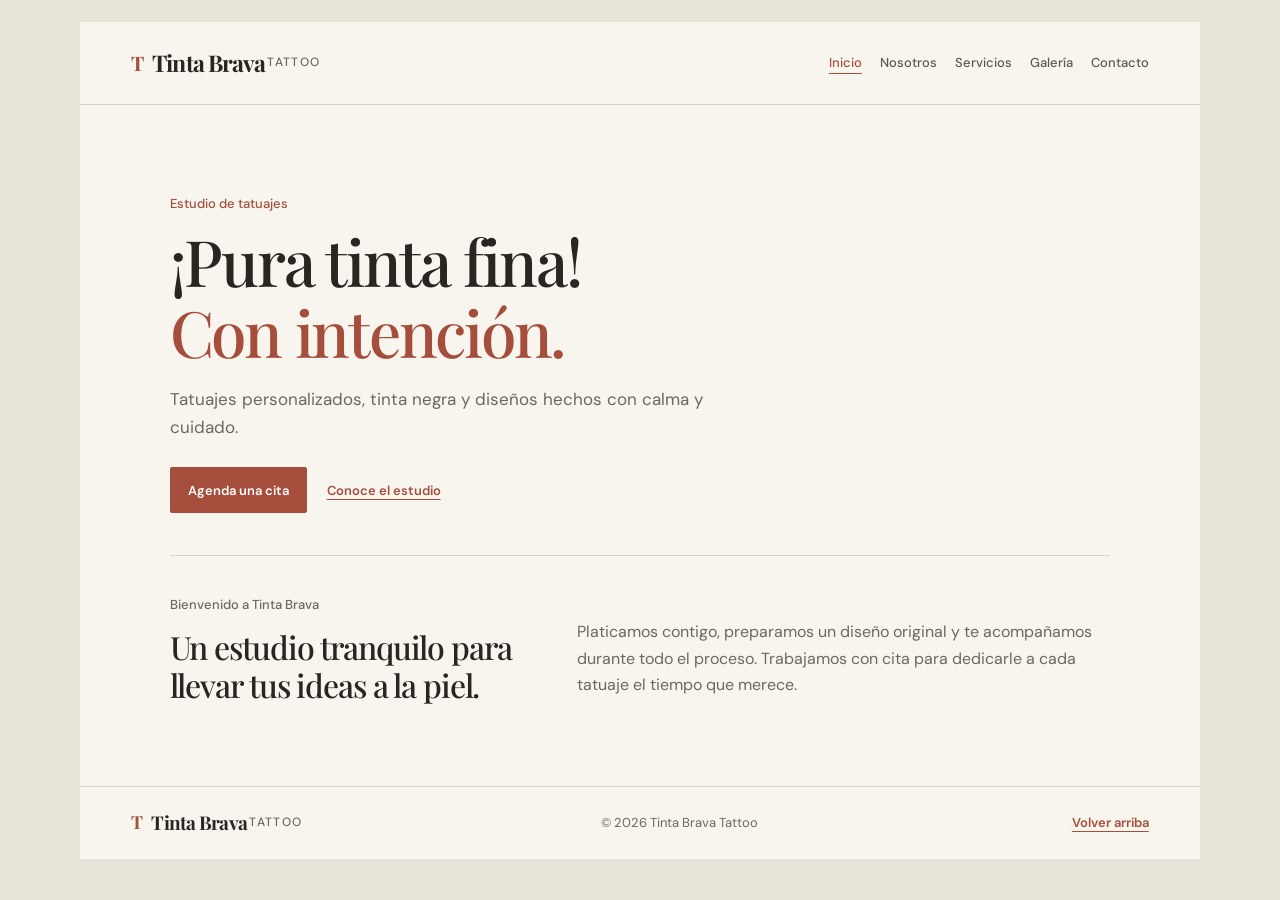
<file: index.html>
<!doctype html>
<html lang="es">
<head>
  <meta charset="utf-8">
  <meta name="viewport" content="width=device-width, initial-scale=1">
  <meta name="description" content="Tinta Brava, estudio de tatuajes y diseños personalizados.">
  <title>Inicio | Tinta Brava Tattoo</title>
  <link rel="preconnect" href="https://fonts.googleapis.com">
  <link rel="preconnect" href="https://fonts.gstatic.com" crossorigin>
  <link href="https://fonts.googleapis.com/css2?family=DM+Sans:wght@400;500;600;700&family=Playfair+Display:wght@500;600;700&display=swap" rel="stylesheet">
  <link rel="stylesheet" href="styles.css">
</head>
<body>
  <a class="skip-link" href="#contenido">Ir al contenido</a>
  <div id="top"></div>
  <header class="site-header">
    <a class="brand" href="index.html" aria-label="Tinta Brava Tattoo, inicio"><span class="brand-mark">T</span>Tinta Brava<span class="brand-light"> Tattoo</span></a>
    <nav class="site-nav" aria-label="Navegación principal">
      <a href="index.html" aria-current="page">Inicio</a>
      <a href="nosotros.html">Nosotros</a>
      <a href="servicios.html">Servicios</a>
      <a href="proyectos.html">Galería</a>
      <a href="contacto.html">Contacto</a>
    </nav>
  </header>
  <main class="page-content" id="contenido">
    <section class="hero">
      <p class="eyebrow">Estudio de tatuajes</p>
      <h1>¡Pura tinta fina!<br><span>Con intención.</span></h1>
      <p class="intro">Tatuajes personalizados, tinta negra y diseños hechos con calma y cuidado.</p>
      <a class="button" href="contacto.html">Agenda una cita</a>
      <a class="text-link" href="#bienvenida">Conoce el estudio</a>
    </section>
    <section class="welcome" id="bienvenida">
      <div>
        <p class="eyebrow">Bienvenido a Tinta Brava</p>
        <h2>Un estudio tranquilo para llevar tus ideas a la piel.</h2>
      </div>
      <p>Platicamos contigo, preparamos un diseño original y te acompañamos durante todo el proceso. Trabajamos con cita para dedicarle a cada tatuaje el tiempo que merece.</p>
    </section>
  </main>
  <footer class="site-footer">
    <a class="brand" href="index.html"><span class="brand-mark">T</span>Tinta Brava<span class="brand-light"> Tattoo</span></a>
    <p>© 2026 Tinta Brava Tattoo</p>
    <a class="text-link" href="#top">Volver arriba</a>
  </footer>
</body>
</html>
</file>
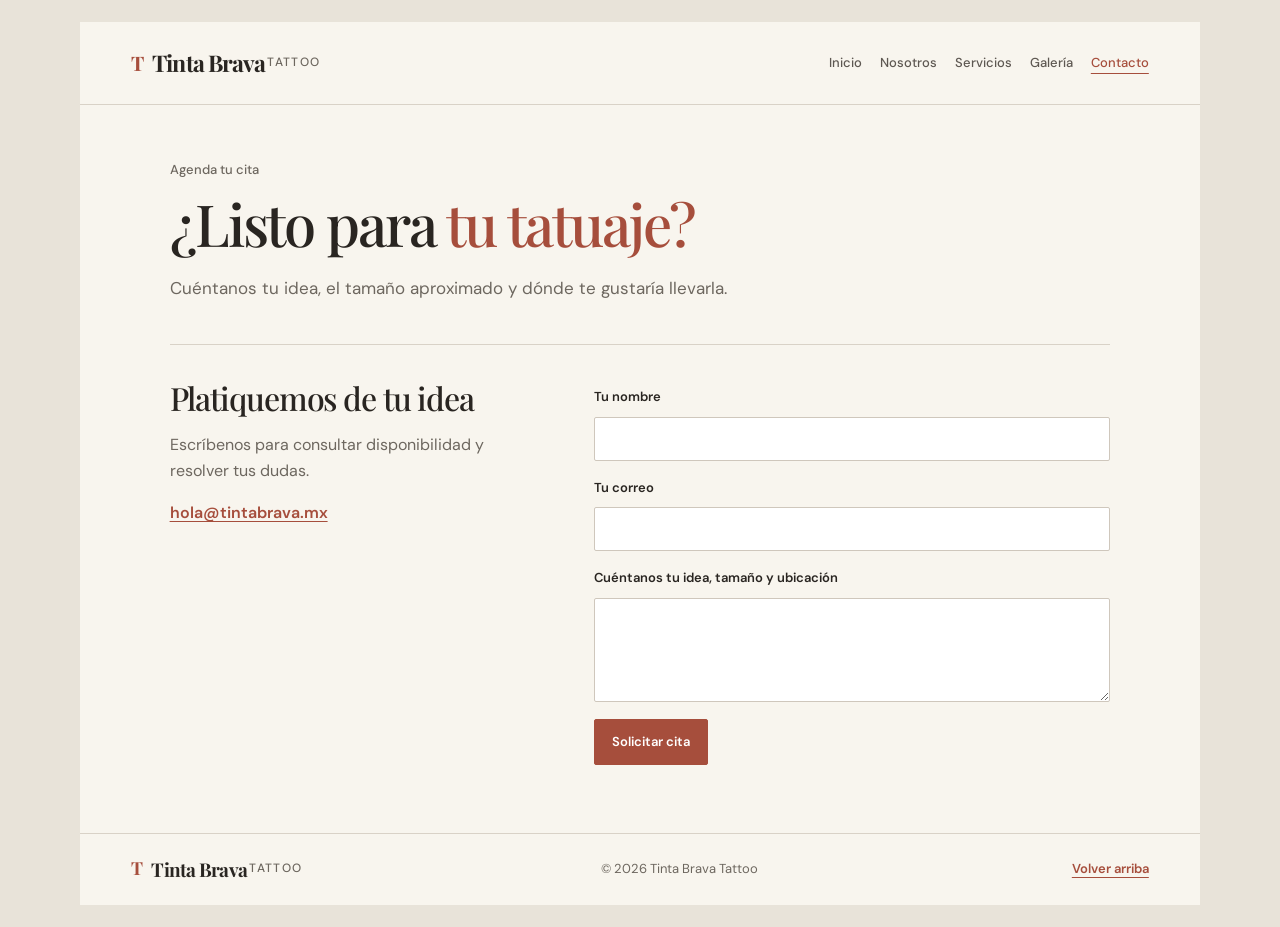
<file: contacto.html>
<!doctype html>
<html lang="es">
<head>
  <meta charset="utf-8">
  <meta name="viewport" content="width=device-width, initial-scale=1">
  <meta name="description" content="Agenda tu cita en Tinta Brava Tattoo y cuéntanos tu idea.">
  <title>Contacto | Tinta Brava Tattoo</title>
  <link rel="preconnect" href="https://fonts.googleapis.com">
  <link rel="preconnect" href="https://fonts.gstatic.com" crossorigin>
  <link href="https://fonts.googleapis.com/css2?family=DM+Sans:wght@400;500;600;700&family=Playfair+Display:wght@500;600;700&display=swap" rel="stylesheet">
  <link rel="stylesheet" href="styles.css">
</head>
<body>
  <a class="skip-link" href="#contenido">Ir al contenido</a>
  <div id="top"></div>
  <header class="site-header">
    <a class="brand" href="index.html" aria-label="Tinta Brava Tattoo, inicio"><span class="brand-mark">T</span>Tinta Brava<span class="brand-light"> Tattoo</span></a>
    <nav class="site-nav" aria-label="Navegación principal">
      <a href="index.html">Inicio</a>
      <a href="nosotros.html">Nosotros</a>
      <a href="servicios.html">Servicios</a>
      <a href="proyectos.html">Galería</a>
      <a href="contacto.html" aria-current="page">Contacto</a>
    </nav>
  </header>
  <main class="page-content" id="contenido">
    <section class="page-heading">
      <p class="eyebrow">Agenda tu cita</p>
      <h1>¿Listo para <span>tu tatuaje?</span></h1>
      <p class="intro">Cuéntanos tu idea, el tamaño aproximado y dónde te gustaría llevarla.</p>
    </section>
    <section class="contact-panel">
      <div>
        <h2>Platiquemos de tu idea</h2>
        <p>Escríbenos para consultar disponibilidad y resolver tus dudas.</p>
        <a class="email-link" href="mailto:hola@tintabrava.mx">hola@tintabrava.mx</a>
      </div>
      <form action="mailto:hola@tintabrava.mx" method="post" enctype="text/plain">
        <label for="name">Tu nombre</label>
        <input id="name" name="nombre" type="text" required>
        <label for="email">Tu correo</label>
        <input id="email" name="correo" type="email" required>
        <label for="message">Cuéntanos tu idea, tamaño y ubicación</label>
        <textarea id="message" name="mensaje" rows="4" required></textarea>
        <button class="button" type="submit">Solicitar cita</button>
      </form>
    </section>
  </main>
  <footer class="site-footer">
    <a class="brand" href="index.html"><span class="brand-mark">T</span>Tinta Brava<span class="brand-light"> Tattoo</span></a>
    <p>© 2026 Tinta Brava Tattoo</p>
    <a class="text-link" href="#top">Volver arriba</a>
  </footer>
</body>
</html>
</file>
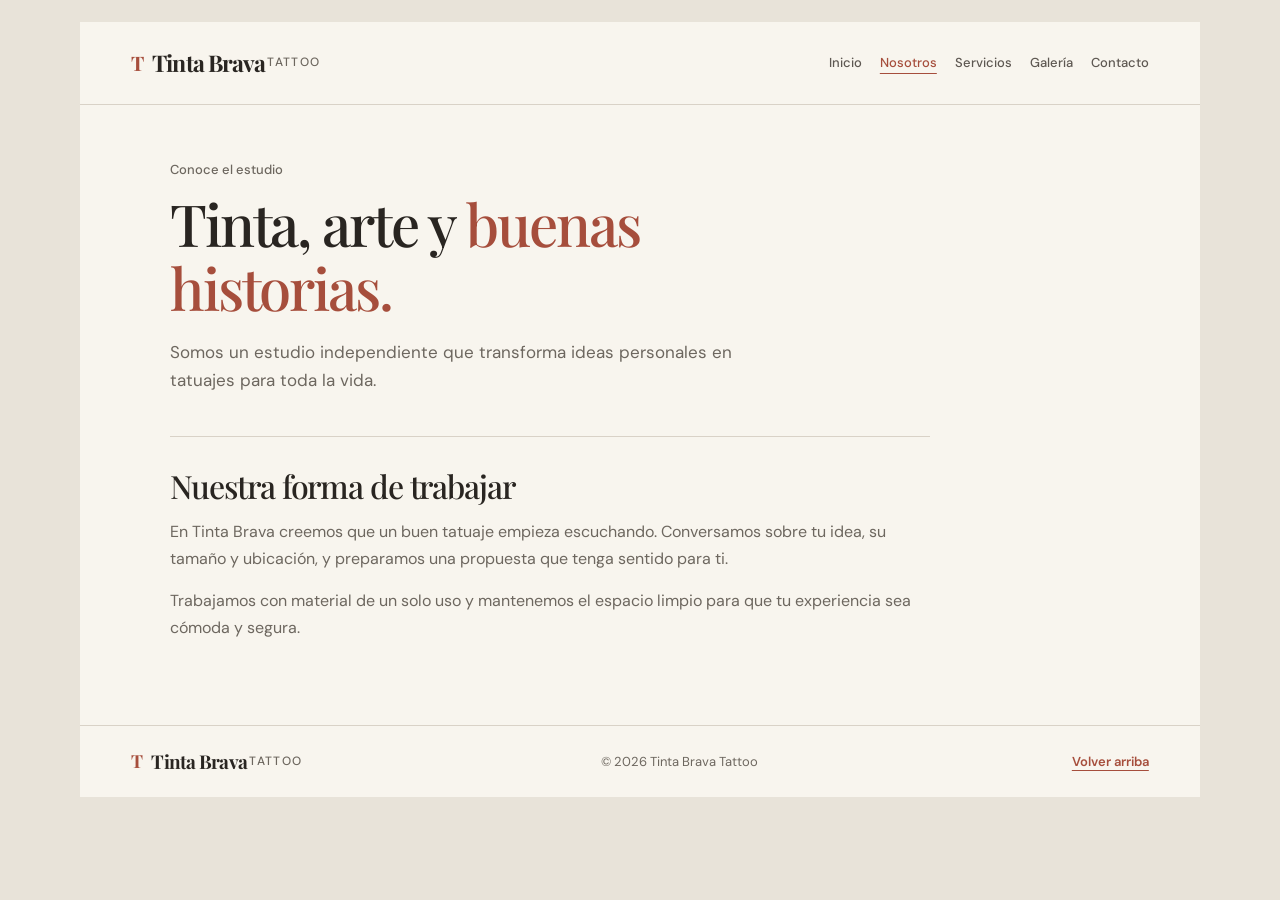
<file: nosotros.html>
<!doctype html>
<html lang="es">
<head>
  <meta charset="utf-8">
  <meta name="viewport" content="width=device-width, initial-scale=1">
  <meta name="description" content="Conoce Tinta Brava, un estudio de tatuajes enfocado en diseños personales y seguros.">
  <title>Nosotros | Tinta Brava Tattoo</title>
  <link rel="preconnect" href="https://fonts.googleapis.com">
  <link rel="preconnect" href="https://fonts.gstatic.com" crossorigin>
  <link href="https://fonts.googleapis.com/css2?family=DM+Sans:wght@400;500;600;700&family=Playfair+Display:wght@500;600;700&display=swap" rel="stylesheet">
  <link rel="stylesheet" href="styles.css">
</head>
<body>
  <a class="skip-link" href="#contenido">Ir al contenido</a>
  <div id="top"></div>
  <header class="site-header">
    <a class="brand" href="index.html" aria-label="Tinta Brava Tattoo, inicio"><span class="brand-mark">T</span>Tinta Brava<span class="brand-light"> Tattoo</span></a>
    <nav class="site-nav" aria-label="Navegación principal">
      <a href="index.html">Inicio</a>
      <a href="nosotros.html" aria-current="page">Nosotros</a>
      <a href="servicios.html">Servicios</a>
      <a href="proyectos.html">Galería</a>
      <a href="contacto.html">Contacto</a>
    </nav>
  </header>
  <main class="page-content" id="contenido">
    <section class="page-heading">
      <p class="eyebrow">Conoce el estudio</p>
      <h1>Tinta, arte y <span>buenas historias.</span></h1>
      <p class="intro">Somos un estudio independiente que transforma ideas personales en tatuajes para toda la vida.</p>
    </section>
    <section class="text-section">
      <h2>Nuestra forma de trabajar</h2>
      <p>En Tinta Brava creemos que un buen tatuaje empieza escuchando. Conversamos sobre tu idea, su tamaño y ubicación, y preparamos una propuesta que tenga sentido para ti.</p>
      <p>Trabajamos con material de un solo uso y mantenemos el espacio limpio para que tu experiencia sea cómoda y segura.</p>
    </section>
  </main>
  <footer class="site-footer">
    <a class="brand" href="index.html"><span class="brand-mark">T</span>Tinta Brava<span class="brand-light"> Tattoo</span></a>
    <p>© 2026 Tinta Brava Tattoo</p>
    <a class="text-link" href="#top">Volver arriba</a>
  </footer>
</body>
</html>
</file>
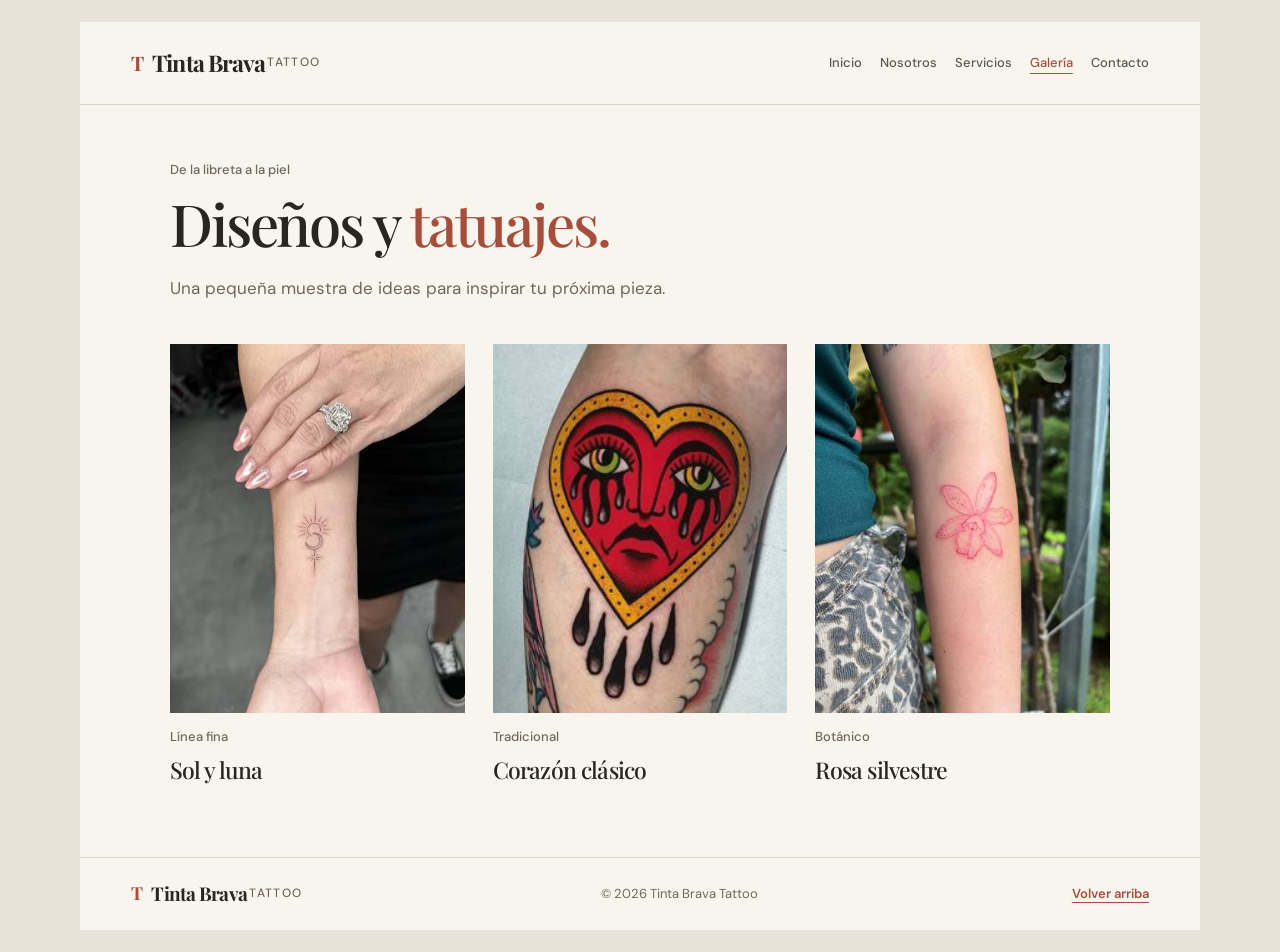
<file: proyectos.html>
<!doctype html>
<html lang="es">
<head>
  <meta charset="utf-8">
  <meta name="viewport" content="width=device-width, initial-scale=1">
  <meta name="description" content="Mira algunos diseños y tatuajes de Tinta Brava Tattoo.">
  <title>Galería | Tinta Brava Tattoo</title>
  <link rel="preconnect" href="https://fonts.googleapis.com">
  <link rel="preconnect" href="https://fonts.gstatic.com" crossorigin>
  <link href="https://fonts.googleapis.com/css2?family=DM+Sans:wght@400;500;600;700&family=Playfair+Display:wght@500;600;700&display=swap" rel="stylesheet">
  <link rel="stylesheet" href="styles.css">
</head>
<body>
  <a class="skip-link" href="#contenido">Ir al contenido</a>
  <div id="top"></div>
  <header class="site-header">
    <a class="brand" href="index.html" aria-label="Tinta Brava Tattoo, inicio"><span class="brand-mark">T</span>Tinta Brava<span class="brand-light"> Tattoo</span></a>
    <nav class="site-nav" aria-label="Navegación principal">
      <a href="index.html">Inicio</a>
      <a href="nosotros.html">Nosotros</a>
      <a href="servicios.html">Servicios</a>
      <a href="proyectos.html" aria-current="page">Galería</a>
      <a href="contacto.html">Contacto</a>
    </nav>
  </header>
  <main class="page-content" id="contenido">
    <section class="page-heading">
      <p class="eyebrow">De la libreta a la piel</p>
      <h1>Diseños y <span>tatuajes.</span></h1>
      <p class="intro">Una pequeña muestra de ideas para inspirar tu próxima pieza.</p>
    </section>
    <section class="projects">
      <article class="project project-sun">
        <div class="project-art"><img src="static/sol_luna.jpg" alt="Tatuaje de sol y luna en el antebrazo"></div>
        <div><p class="eyebrow">Línea fina</p><h2>Sol y luna</h2></div>
      </article>
      <article class="project project-blue">
        <div class="project-art"><img src="static/corazon.jpg" alt="Tatuaje tradicional de corazón"></div>
        <div><p class="eyebrow">Tradicional</p><h2>Corazón clásico</h2></div>
      </article>
      <article class="project project-pink">
        <div class="project-art"><img src="static/flor.jpg" alt="Tatuaje de una flor en el brazo"></div>
        <div><p class="eyebrow">Botánico</p><h2>Rosa silvestre</h2></div>
      </article>
    </section>
  </main>
  <footer class="site-footer">
    <a class="brand" href="index.html"><span class="brand-mark">T</span>Tinta Brava<span class="brand-light"> Tattoo</span></a>
    <p>© 2026 Tinta Brava Tattoo</p>
    <a class="text-link" href="#top">Volver arriba</a>
  </footer>
</body>
</html>
</file>
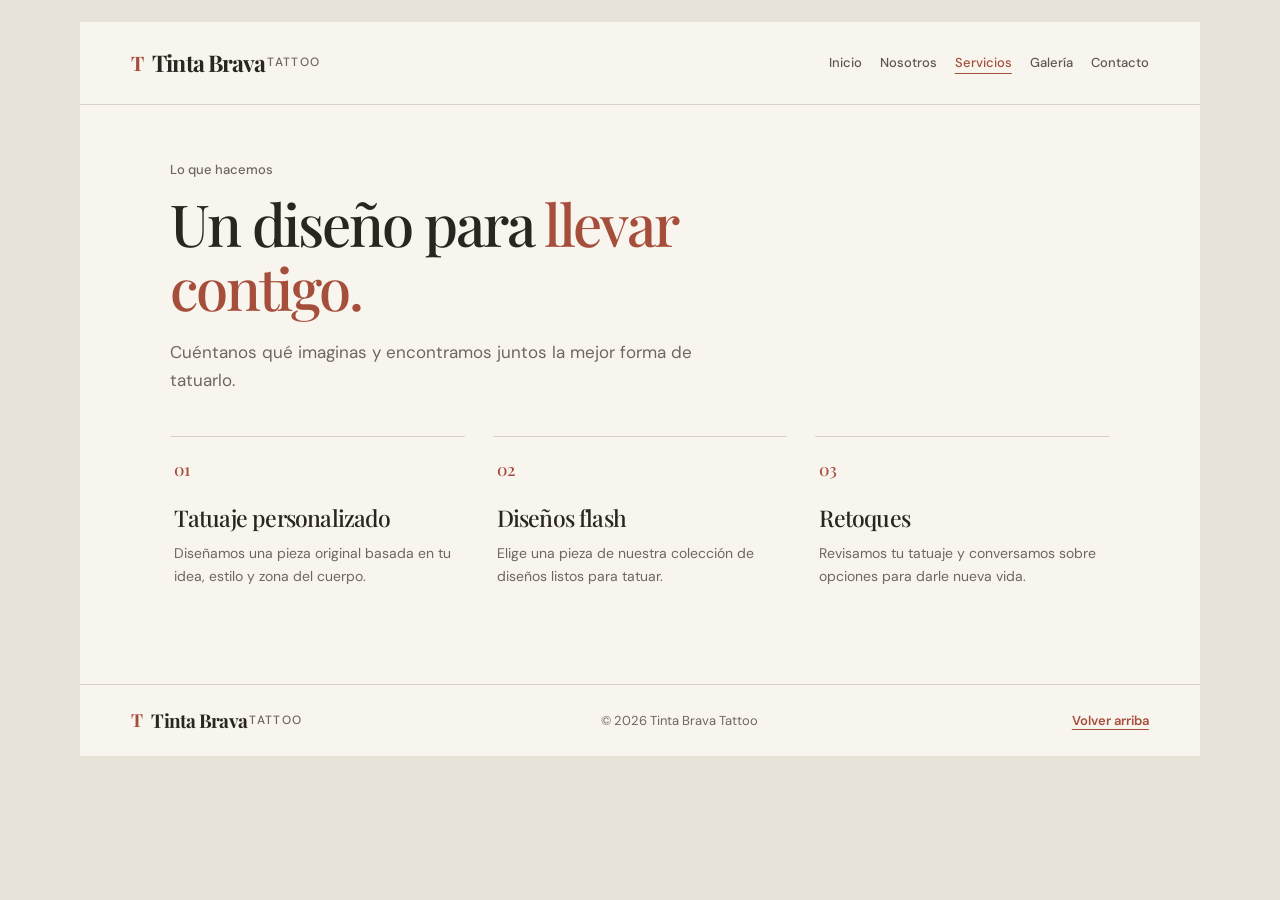
<file: servicios.html>
<!doctype html>
<html lang="es">
<head>
  <meta charset="utf-8">
  <meta name="viewport" content="width=device-width, initial-scale=1">
  <meta name="description" content="Tatuajes personalizados, diseños flash y retoques en Tinta Brava Tattoo.">
  <title>Servicios | Tinta Brava Tattoo</title>
  <link rel="preconnect" href="https://fonts.googleapis.com">
  <link rel="preconnect" href="https://fonts.gstatic.com" crossorigin>
  <link href="https://fonts.googleapis.com/css2?family=DM+Sans:wght@400;500;600;700&family=Playfair+Display:wght@500;600;700&display=swap" rel="stylesheet">
  <link rel="stylesheet" href="styles.css">
</head>
<body>
  <a class="skip-link" href="#contenido">Ir al contenido</a>
  <div id="top"></div>
  <header class="site-header">
    <a class="brand" href="index.html" aria-label="Tinta Brava Tattoo, inicio"><span class="brand-mark">T</span>Tinta Brava<span class="brand-light"> Tattoo</span></a>
    <nav class="site-nav" aria-label="Navegación principal">
      <a href="index.html">Inicio</a>
      <a href="nosotros.html">Nosotros</a>
      <a href="servicios.html" aria-current="page">Servicios</a>
      <a href="proyectos.html">Galería</a>
      <a href="contacto.html">Contacto</a>
    </nav>
  </header>
  <main class="page-content" id="contenido">
    <section class="page-heading">
      <p class="eyebrow">Lo que hacemos</p>
      <h1>Un diseño para <span>llevar contigo.</span></h1>
      <p class="intro">Cuéntanos qué imaginas y encontramos juntos la mejor forma de tatuarlo.</p>
    </section>
    <section class="cards">
      <article class="card">
        <span class="card-number">01</span>
        <h2>Tatuaje personalizado</h2>
        <p>Diseñamos una pieza original basada en tu idea, estilo y zona del cuerpo.</p>
      </article>
      <article class="card">
        <span class="card-number">02</span>
        <h2>Diseños flash</h2>
        <p>Elige una pieza de nuestra colección de diseños listos para tatuar.</p>
      </article>
      <article class="card">
        <span class="card-number">03</span>
        <h2>Retoques</h2>
        <p>Revisamos tu tatuaje y conversamos sobre opciones para darle nueva vida.</p>
      </article>
    </section>
  </main>
  <footer class="site-footer">
    <a class="brand" href="index.html"><span class="brand-mark">T</span>Tinta Brava<span class="brand-light"> Tattoo</span></a>
    <p>© 2026 Tinta Brava Tattoo</p>
    <a class="text-link" href="#top">Volver arriba</a>
  </footer>
</body>
</html>
</file>
<file: styles.css>
@font-face {
  font-family: "Local Display";
  src: local("Bodoni MT"), local("Didot");
  font-display: swap;
}

:root {
  color-scheme: light;
  --ink: #292521;
  --muted: #6d675f;
  --paper: #f8f5ee;
  --canvas: #e8e3d9;
  --accent: #a64e3c;
  --line: #d9d2c7;
  --display-font: "Local Display", "Playfair Display", Georgia, "Times New Roman", serif;
  --body-font: "DM Sans", Arial, Helvetica, sans-serif;
}

* {
  box-sizing: border-box;
}

body {
  margin: 0;
  background: var(--canvas);
  color: var(--ink);
  font-family: var(--body-font);
  font-size: 16px;
  line-height: 1.65;
  scroll-behavior: smooth;
}

.skip-link {
  position: fixed;
  z-index: 20;
  top: 12px;
  left: 12px;
  transform: translateY(-160%);
  border-radius: 2px;
  padding: 9px 12px;
  background: var(--ink);
  color: white;
  font-size: 13px;
  text-decoration: none;
}

.skip-link:focus {
  transform: translateY(0);
}

a {
  color: inherit;
}

.site-header,
.page-content,
.site-footer {
  width: min(1120px, calc(100% - 48px));
  margin-right: auto;
  margin-left: auto;
}

.site-header {
  display: flex;
  align-items: center;
  justify-content: space-between;
  gap: 28px;
  margin-top: 22px;
  padding: 22px 4%;
  border-bottom: 1px solid var(--line);
  background: var(--paper);
}

.brand {
  display: inline-flex;
  align-items: center;
  gap: 9px;
  color: var(--ink);
  font-family: var(--display-font);
  font-size: 23px;
  font-weight: 700;
  letter-spacing: -0.04em;
  text-decoration: none;
  white-space: nowrap;
}

.brand-mark {
  display: inline-block;
  color: var(--accent);
  font-family: var(--display-font);
  font-size: 20px;
}

.brand-light {
  margin-left: -7px;
  color: var(--muted);
  font-family: var(--body-font);
  font-size: 12px;
  font-weight: 500;
  letter-spacing: 0.12em;
  text-transform: uppercase;
}

.site-nav {
  display: flex;
  flex-wrap: wrap;
  align-items: center;
  justify-content: flex-end;
  gap: 18px;
}

.site-nav a {
  padding: 6px 0;
  color: #5e5852;
  font-size: 13px;
  font-weight: 500;
  text-decoration: none;
  transition: color 160ms ease;
}

.site-nav a:hover,
.site-nav a[aria-current="page"] {
  color: var(--accent);
  text-decoration: underline;
  text-underline-offset: 6px;
}

.page-content {
  min-height: 440px;
  padding: 54px 7% 68px;
  background: var(--paper);
}

.hero {
  min-height: 0;
  margin: 0;
  border-bottom: 1px solid var(--line);
  padding: 34px 0 42px;
}

.hero > * {
  max-width: 680px;
}

.eyebrow {
  margin: 0 0 12px;
  color: var(--muted);
  font-size: 13px;
  font-weight: 500;
}

.hero .eyebrow {
  color: var(--accent);
}

h1,
h2,
p {
  margin-top: 0;
}

h1,
.welcome h2,
.text-section h2,
.card h2,
.project h2,
.contact-panel h2 {
  font-family: var(--display-font);
  font-weight: 500;
  letter-spacing: -0.035em;
}

h1 {
  max-width: 700px;
  margin-bottom: 18px;
  font-size: clamp(42px, 5.5vw, 64px);
  line-height: 1.1;
}

h1 span {
  color: var(--accent);
}

.intro {
  max-width: 590px;
  margin-bottom: 26px;
  color: var(--muted);
  font-size: 17px;
}

.button {
  display: inline-flex;
  min-height: 46px;
  align-items: center;
  justify-content: center;
  border: 1px solid var(--accent);
  border-radius: 2px;
  padding: 10px 17px;
  background: var(--accent);
  color: white;
  cursor: pointer;
  font: 600 13px var(--body-font);
  text-decoration: none;
  transition: background-color 160ms ease, border-color 160ms ease;
}

.button:hover {
  border-color: #843d30;
  background: #843d30;
}

.text-link {
  display: inline-block;
  margin-left: 16px;
  color: var(--accent);
  font-size: 13px;
  font-weight: 600;
  text-decoration-thickness: 1px;
  text-underline-offset: 4px;
}

.text-link:hover {
  text-decoration-thickness: 2px;
}

.welcome {
  display: grid;
  grid-template-columns: repeat(12, minmax(0, 1fr));
  gap: 36px;
  align-items: start;
  margin-top: 38px;
  padding-top: 0;
}

.welcome > div {
  grid-column: span 5;
}

.welcome > p {
  grid-column: span 7;
  margin: 25px 0 0;
  color: var(--muted);
}

.welcome h2,
.text-section h2,
.contact-panel h2 {
  margin-bottom: 14px;
  font-size: 32px;
  line-height: 1.2;
}

.page-heading {
  max-width: 760px;
  margin-bottom: 42px;
}

.page-heading h1 {
  font-size: clamp(38px, 5vw, 58px);
}

.text-section {
  max-width: 760px;
  border-top: 1px solid var(--line);
  padding-top: 30px;
}

.text-section p,
.card p,
.contact-panel p {
  color: var(--muted);
}

.cards {
  display: grid;
  grid-template-columns: repeat(3, minmax(0, 1fr));
  gap: 28px;
}

.card {
  min-height: 180px;
  border-top: 1px solid var(--line);
  padding: 18px 4px 0;
}

.card-number {
  color: var(--accent);
  font-family: var(--display-font);
  font-size: 17px;
  font-weight: 500;
}

.card h2 {
  margin: 20px 0 10px;
  font-size: 23px;
  line-height: 1.2;
}

.card p {
  margin-bottom: 0;
  font-size: 14px;
}

.projects {
  display: grid;
  grid-template-columns: repeat(3, minmax(0, 1fr));
  gap: 28px;
}

.project-art {
  overflow: hidden;
  width: 100%;
  aspect-ratio: 4 / 5;
  margin-bottom: 13px;
  background: #e4ded4;
}

.project-art img {
  display: block;
  width: 100%;
  height: 100%;
  object-fit: cover;
  object-position: center;
}

.project-pink .project-art {
  background: #e8dfd8;
}

.project {
  min-width: 0;
}

.project .eyebrow {
  margin-bottom: 4px;
}

.project h2 {
  margin-bottom: 0;
  font-size: 23px;
}

.contact-panel {
  display: grid;
  grid-template-columns: 5fr 7fr;
  gap: 56px;
  border-top: 1px solid var(--line);
  padding-top: 34px;
}

.email-link {
  color: var(--accent);
  font-weight: 600;
  text-decoration-thickness: 1px;
  text-underline-offset: 3px;
}

.contact-panel form {
  display: grid;
  gap: 9px;
}

.contact-panel label {
  margin-top: 7px;
  font-size: 13px;
  font-weight: 600;
}

.contact-panel input,
.contact-panel textarea {
  width: 100%;
  border: 1px solid #cfc7bc;
  border-radius: 2px;
  padding: 11px 12px;
  background: white;
  color: var(--ink);
  font: 15px var(--body-font);
}

.contact-panel input:focus,
.contact-panel textarea:focus {
  border-color: var(--accent);
  outline: 2px solid rgb(200 94 72 / 18%);
}

.contact-panel textarea {
  resize: vertical;
}

.contact-panel .button {
  justify-self: start;
  margin-top: 8px;
}

.site-footer {
  display: flex;
  align-items: center;
  justify-content: space-between;
  gap: 20px;
  margin-bottom: 22px;
  border-top: 1px solid var(--line);
  padding: 20px 4%;
  background: var(--paper);
  color: var(--ink);
}

.site-footer .brand {
  color: var(--ink);
  font-size: 19px;
}

.site-footer .brand-mark {
  font-size: 18px;
}

.site-footer .brand-light {
  color: var(--muted);
}

.site-footer p {
  margin: 0;
  color: var(--muted);
  font-size: 13px;
}

@media (max-width: 760px) {
  .site-header {
    align-items: flex-start;
    flex-direction: column;
    gap: 13px;
  }

  .site-nav {
    justify-content: flex-start;
    gap: 14px;
  }

  .site-nav a {
    padding: 4px 0;
  }

  .welcome {
    gap: 14px;
  }

  .welcome > div,
  .welcome > p {
    grid-column: 1 / -1;
  }

  .welcome > p {
    margin-top: 0;
  }

  .cards,
  .projects {
    grid-template-columns: 1fr 1fr;
  }

  .contact-panel {
    grid-template-columns: 1fr;
    gap: 30px;
  }
}

@media (max-width: 520px) {
  .site-header,
  .page-content,
  .site-footer {
    width: calc(100% - 24px);
  }

  .site-header {
    margin-top: 12px;
    padding: 16px 10px;
  }

  .brand {
    font-size: 21px;
  }

  .brand-light {
    font-size: 10px;
  }

  .site-nav a {
    font-size: 12px;
  }

  .page-content {
    padding: 32px 16px 42px;
  }

  .hero {
    padding: 27px 0 32px;
  }

  h1 {
    font-size: 43px;
  }

  .welcome {
    margin-top: 30px;
  }

  .welcome h2,
  .text-section h2,
  .contact-panel h2 {
    font-size: 28px;
  }

  .cards,
  .projects {
    grid-template-columns: 1fr;
  }

  .project-art {
    aspect-ratio: 4 / 5;
  }

  .site-footer {
    align-items: flex-start;
    flex-direction: column;
    margin-bottom: 12px;
    padding: 18px 10px;
  }
}
</file>
